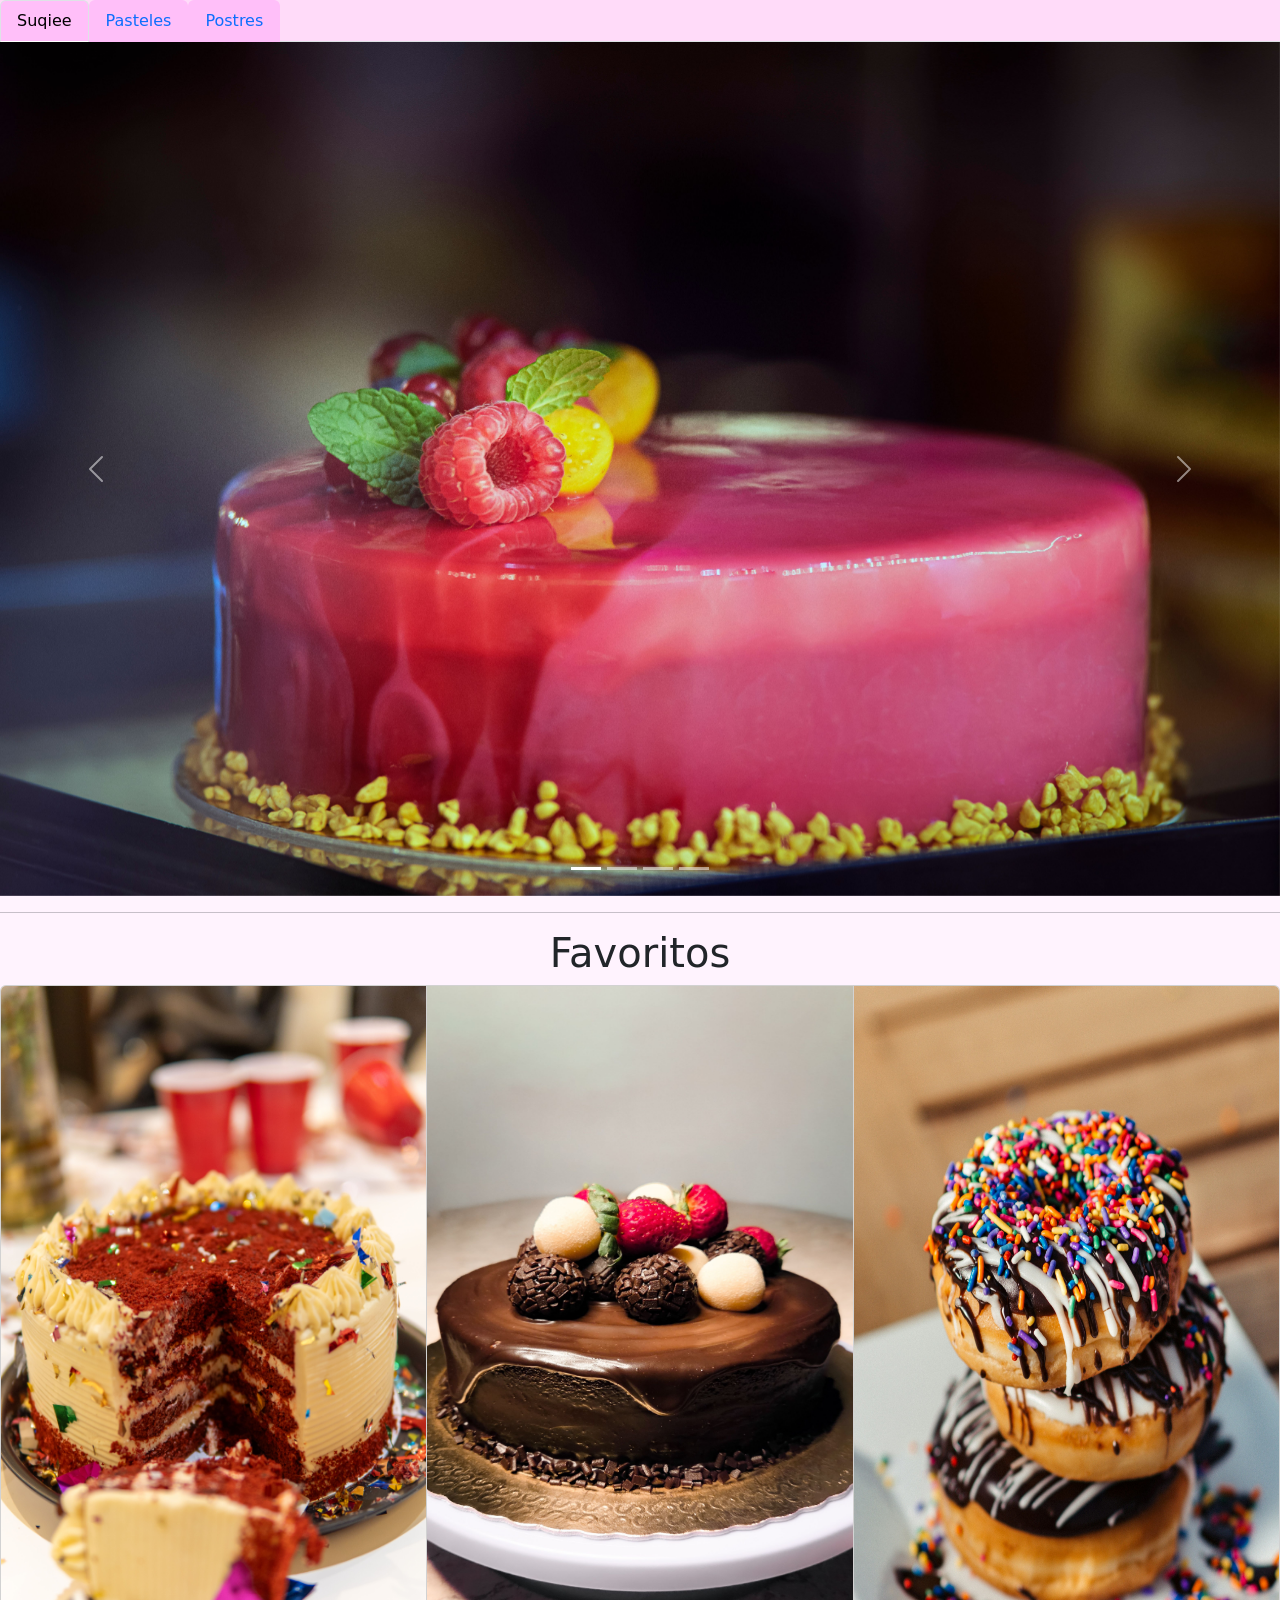
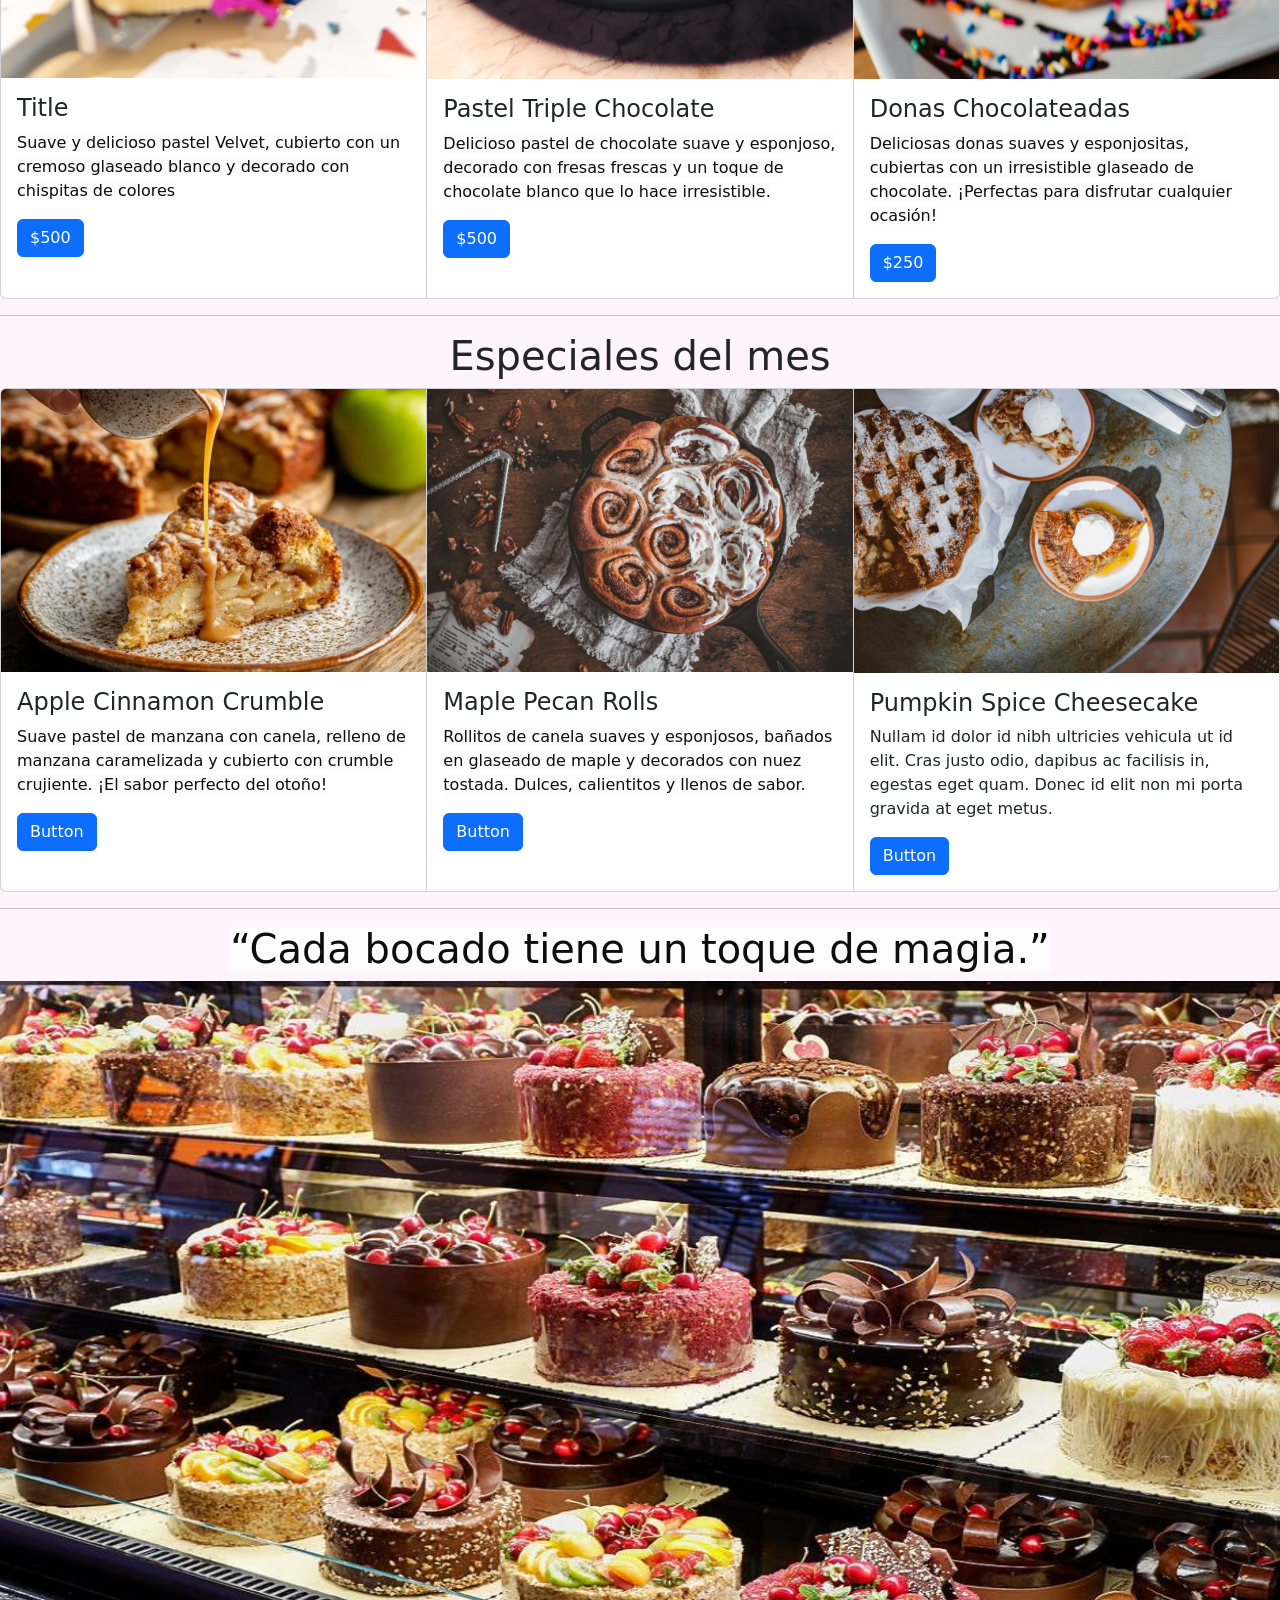
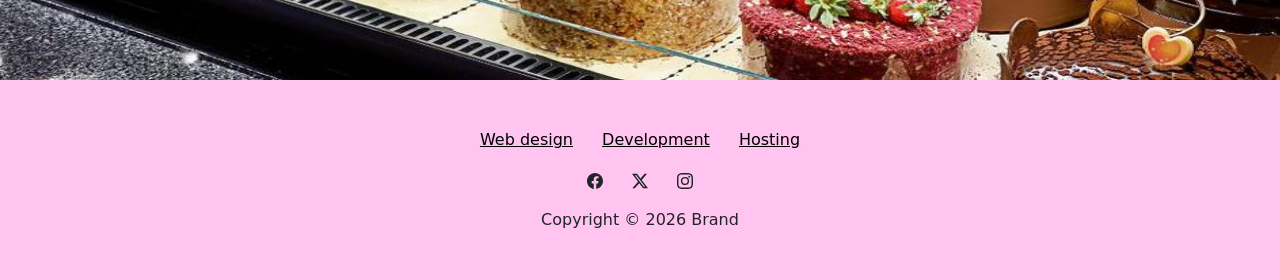
<file: index.html>
<!DOCTYPE html>
<html data-bs-theme="light" lang="en">

<head>
    <meta charset="utf-8">
    <meta name="viewport" content="width=device-width, initial-scale=1.0, shrink-to-fit=no">
    <title>Proyecto pastel</title>
    <link rel="stylesheet" href="assets/bootstrap/css/bootstrap.min.css">
    <link rel="stylesheet" href="assets/css/Footer-Basic-icons.css">
</head>

<body style="background: rgb(255,243,254);">
    <ul class="nav nav-tabs" style="background: #ffdbf9;">
        <li class="nav-item"><a class="nav-link active xdddd" href="index.html" style="background: rgb(255,191,249);">Suqiee</a></li>
        <li class="nav-item"><a class="nav-link" href="Pasteles.html" style="background: #ffbff9;">Pasteles</a></li>
        <li class="nav-item"><a class="nav-link" href="Postres.html" style="background: #ffbff9;">Postres</a></li>
    </ul>
    <div class="carousel slide" data-bs-ride="false" id="carousel-1">
        <div class="carousel-inner">
            <div class="carousel-item active"><img class="img-fluid w-100 d-block" width="6914" height="4614" src="assets/img/pexels-piotr-arnoldes-7862031-6783183.jpg" alt="Slide Image"></div>
            <div class="carousel-item"><img class="img-fluid w-100 d-block" width="1920" height="1440" src="assets/img/pixelperfectmom-cake-8233676_1920.jpg" alt="Slide Image"></div>
            <div class="carousel-item"><img class="img-fluid w-100 d-block" width="6538" height="4359" src="assets/img/pexels-karola-g-5706426.jpg" alt="Slide Image"></div>
            <div class="carousel-item"><img class="img-fluid w-100 d-block" width="5472" height="3648" src="assets/img/pexels-nikita-krasnov-5999644-5951564.jpg" alt="Slide Image"></div>
        </div>
        <div><a class="carousel-control-prev" role="button" data-bs-slide="prev" href="#carousel-1"><span class="carousel-control-prev-icon"></span><span class="visually-hidden">Previous</span></a><a class="carousel-control-next" role="button" data-bs-slide="next" href="#carousel-1"><span class="carousel-control-next-icon"></span><span class="visually-hidden">Next</span></a></div>
        <div class="carousel-indicators"><button type="button" data-bs-target="#carousel-1" data-bs-slide-to="0" class="active"></button> <button type="button" data-bs-target="#carousel-1" data-bs-slide-to="1"></button> <button type="button" data-bs-target="#carousel-1" data-bs-slide-to="2"></button> <button type="button" data-bs-target="#carousel-1" data-bs-slide-to="3"></button></div>
    </div>
    <hr>
    <h1 style="text-align: center;">Favoritos</h1>
    <div class="card-group">
        <div class="card"><img class="card-img-top w-100 d-block" src="assets/img/pexels-israyosoy-30877396.jpg" style="width: 100%;" width="463" height="692">
            <div class="card-body">
                <h4 class="card-title">Title</h4>
                <p class="card-text"><span style="color: rgb(13, 13, 13); background-color: rgb(252, 252, 252);">Suave y delicioso pastel Velvet, cubierto con un cremoso glaseado blanco y decorado con chispitas de colores</span></p><button class="btn btn-primary xdlol" type="button">$500</button>
            </div>
        </div>
        <div class="card"><img class="card-img-top w-100 d-block fotopastel" src="assets/img/pexels-giovanna-kamimura-399616174-34802628.jpg" width="396" height="693">
            <div class="card-body">
                <h4 class="card-title">Pastel Triple Chocolate</h4>
                <p class="card-text"><span style="color: rgb(13, 13, 13); background-color: rgb(252, 252, 252);">Delicioso pastel de chocolate suave y esponjoso, decorado con fresas frescas y un toque de chocolate blanco que lo hace irresistible.</span></p><button class="btn btn-primary xdlol" type="button">$500</button>
            </div>
        </div>
        <div class="card"><img class="card-img-top w-100 d-block" src="assets/img/kobby-mendez-q54Oxq44MZs-unsplash.jpg" width="396" height="693">
            <div class="card-body">
                <h4 class="card-title">Donas Chocolateadas</h4>
                <p class="card-text"><span style="color: rgb(13, 13, 13); background-color: rgb(252, 252, 252);">Deliciosas donas suaves y esponjositas, cubiertas con un irresistible glaseado de chocolate. ¡Perfectas para disfrutar cualquier ocasión!</span></p><button class="btn btn-primary xdlol" type="button">$250</button>
            </div>
        </div>
    </div>
    <hr>
    <h1 style="text-align: center;">Especiales del mes</h1>
    <div class="card-group">
        <div class="card"><img class="img-fluid card-img-top w-100 d-block" width="758" height="505" src="assets/img/gateau-aux-pommes-et-streusel-1-758x505.webp">
            <div class="card-body">
                <h4 class="card-title">Apple Cinnamon Crumble</h4>
                <p class="card-text"><span style="color: rgb(13, 13, 13); background-color: rgb(252, 252, 252);">Suave pastel de manzana con canela, relleno de manzana caramelizada y cubierto con crumble crujiente. ¡El sabor perfecto del otoño!</span></p><button class="btn btn-primary xdlol" type="button">Button</button>
            </div>
        </div>
        <div class="card"><img class="img-fluid card-img-top w-100 d-block" width="2000" height="1333" src="assets/img/amoretti-7-1.webp">
            <div class="card-body">
                <h4 class="card-title">Maple Pecan Rolls</h4>
                <p class="card-text"><span style="color: rgb(13, 13, 13); background-color: rgb(252, 252, 252);">Rollitos de canela suaves y esponjosos, bañados en glaseado de maple y decorados con nuez tostada. Dulces, calientitos y llenos de sabor.</span></p><button class="btn btn-primary xdlol" type="button">Button</button>
            </div>
        </div>
        <div class="card"><img class="img-fluid card-img-top w-100 d-block" width="1080" height="720" src="assets/img/pexels-roman-odintsov-5837094.webp">
            <div class="card-body">
                <h4 class="card-title">Pumpkin Spice Cheesecake</h4>
                <p class="card-text">Nullam id dolor id nibh ultricies vehicula ut id elit. Cras justo odio, dapibus ac facilisis in, egestas eget quam. Donec id elit non mi porta gravida at eget metus.</p><button class="btn btn-primary xdlol" type="button">Button</button>
            </div>
        </div>
    </div>
    <hr>
    <h1 class="text-center"><span style="color: rgb(13, 13, 13); background-color: rgb(252, 252, 252);">“Cada bocado tiene un toque de magia.”</span></h1><img width="1389" height="699" src="assets/img/PASTELERIAS.jpg">
    <footer class="text-center" data-bs-theme="light" style="background: rgb(255,196,239);">
        <div class="container py-4 py-lg-5">
            <ul class="list-inline">
                <li class="list-inline-item me-4"><a class="link-body-emphasis" href="https://www.suqiee.com.mx/">Web design</a></li>
                <li class="list-inline-item me-4"><a class="link-body-emphasis" href="#">Development</a></li>
                <li class="list-inline-item"><a class="link-body-emphasis" href="https://www.google.com/maps/place/Suqi%C3%A9e+Reposter%C3%ADa+-+Pasteler%C3%ADa+La+Verbena/@29.0649028,-110.9903726,17z/data=!3m1!4b1!4m6!3m5!1s0x86ce85d7edb10127:0x260e50c2646f0c1b!8m2!3d29.0649028!4d-110.9903726!16s%2Fg%2F11fnqgpd_s?entry=ttu&amp;g_ep=EgoyMDI2MTEyMy4wIKXMDSoASAFQAw%3D%3D">Hosting</a></li>
            </ul>
            <ul class="list-inline">
                <li class="list-inline-item me-4"><a href="#"><svg class="bi bi-facebook text-body" xmlns="http://www.w3.org/2000/svg" width="1em" height="1em" fill="currentColor" viewBox="0 0 16 16">
                            <path d="M16 8.049c0-4.446-3.582-8.05-8-8.05C3.58 0-.002 3.603-.002 8.05c0 4.017 2.926 7.347 6.75 7.951v-5.625h-2.03V8.05H6.75V6.275c0-2.017 1.195-3.131 3.022-3.131.876 0 1.791.157 1.791.157v1.98h-1.009c-.993 0-1.303.621-1.303 1.258v1.51h2.218l-.354 2.326H9.25V16c3.824-.604 6.75-3.934 6.75-7.951"></path>
                        </svg></a></li>
                <li class="list-inline-item me-4"><a href="#"><svg class="bi bi-twitter-x text-body" xmlns="http://www.w3.org/2000/svg" width="1em" height="1em" fill="currentColor" viewBox="0 0 16 16">
                            <path d="M12.6.75h2.454l-5.36 6.142L16 15.25h-4.937l-3.867-5.07-4.425 5.07H.316l5.733-6.57L0 .75h5.063l3.495 4.633L12.601.75Zm-.86 13.028h1.36L4.323 2.145H2.865l8.875 11.633Z"></path>
                        </svg></a></li>
                <li class="list-inline-item"><a href="#"><svg class="bi bi-instagram text-body" xmlns="http://www.w3.org/2000/svg" width="1em" height="1em" fill="currentColor" viewBox="0 0 16 16">
                            <path d="M8 0C5.829 0 5.556.01 4.703.048 3.85.088 3.269.222 2.76.42a3.917 3.917 0 0 0-1.417.923A3.927 3.927 0 0 0 .42 2.76C.222 3.268.087 3.85.048 4.7.01 5.555 0 5.827 0 8.001c0 2.172.01 2.444.048 3.297.04.852.174 1.433.372 1.942.205.526.478.972.923 1.417.444.445.89.719 1.416.923.51.198 1.09.333 1.942.372C5.555 15.99 5.827 16 8 16s2.444-.01 3.298-.048c.851-.04 1.434-.174 1.943-.372a3.916 3.916 0 0 0 1.416-.923c.445-.445.718-.891.923-1.417.197-.509.332-1.09.372-1.942C15.99 10.445 16 10.173 16 8s-.01-2.445-.048-3.299c-.04-.851-.175-1.433-.372-1.941a3.926 3.926 0 0 0-.923-1.417A3.911 3.911 0 0 0 13.24.42c-.51-.198-1.092-.333-1.943-.372C10.443.01 10.172 0 7.998 0h.003zm-.717 1.442h.718c2.136 0 2.389.007 3.232.046.78.035 1.204.166 1.486.275.373.145.64.319.92.599.28.28.453.546.598.92.11.281.24.705.275 1.485.039.843.047 1.096.047 3.231s-.008 2.389-.047 3.232c-.035.78-.166 1.203-.275 1.485a2.47 2.47 0 0 1-.599.919c-.28.28-.546.453-.92.598-.28.11-.704.24-1.485.276-.843.038-1.096.047-3.232.047s-2.39-.009-3.233-.047c-.78-.036-1.203-.166-1.485-.276a2.478 2.478 0 0 1-.92-.598 2.48 2.48 0 0 1-.6-.92c-.109-.281-.24-.705-.275-1.485-.038-.843-.046-1.096-.046-3.233 0-2.136.008-2.388.046-3.231.036-.78.166-1.204.276-1.486.145-.373.319-.64.599-.92.28-.28.546-.453.92-.598.282-.11.705-.24 1.485-.276.738-.034 1.024-.044 2.515-.045v.002zm4.988 1.328a.96.96 0 1 0 0 1.92.96.96 0 0 0 0-1.92zm-4.27 1.122a4.109 4.109 0 1 0 0 8.217 4.109 4.109 0 0 0 0-8.217zm0 1.441a2.667 2.667 0 1 1 0 5.334 2.667 2.667 0 0 1 0-5.334"></path>
                        </svg></a></li>
            </ul>
            <p class="text-body mb-0">Copyright © 2026 Brand</p>
        </div>
    </footer>
    <script src="assets/bootstrap/js/bootstrap.min.js"></script>
</body>

</html>
</file>
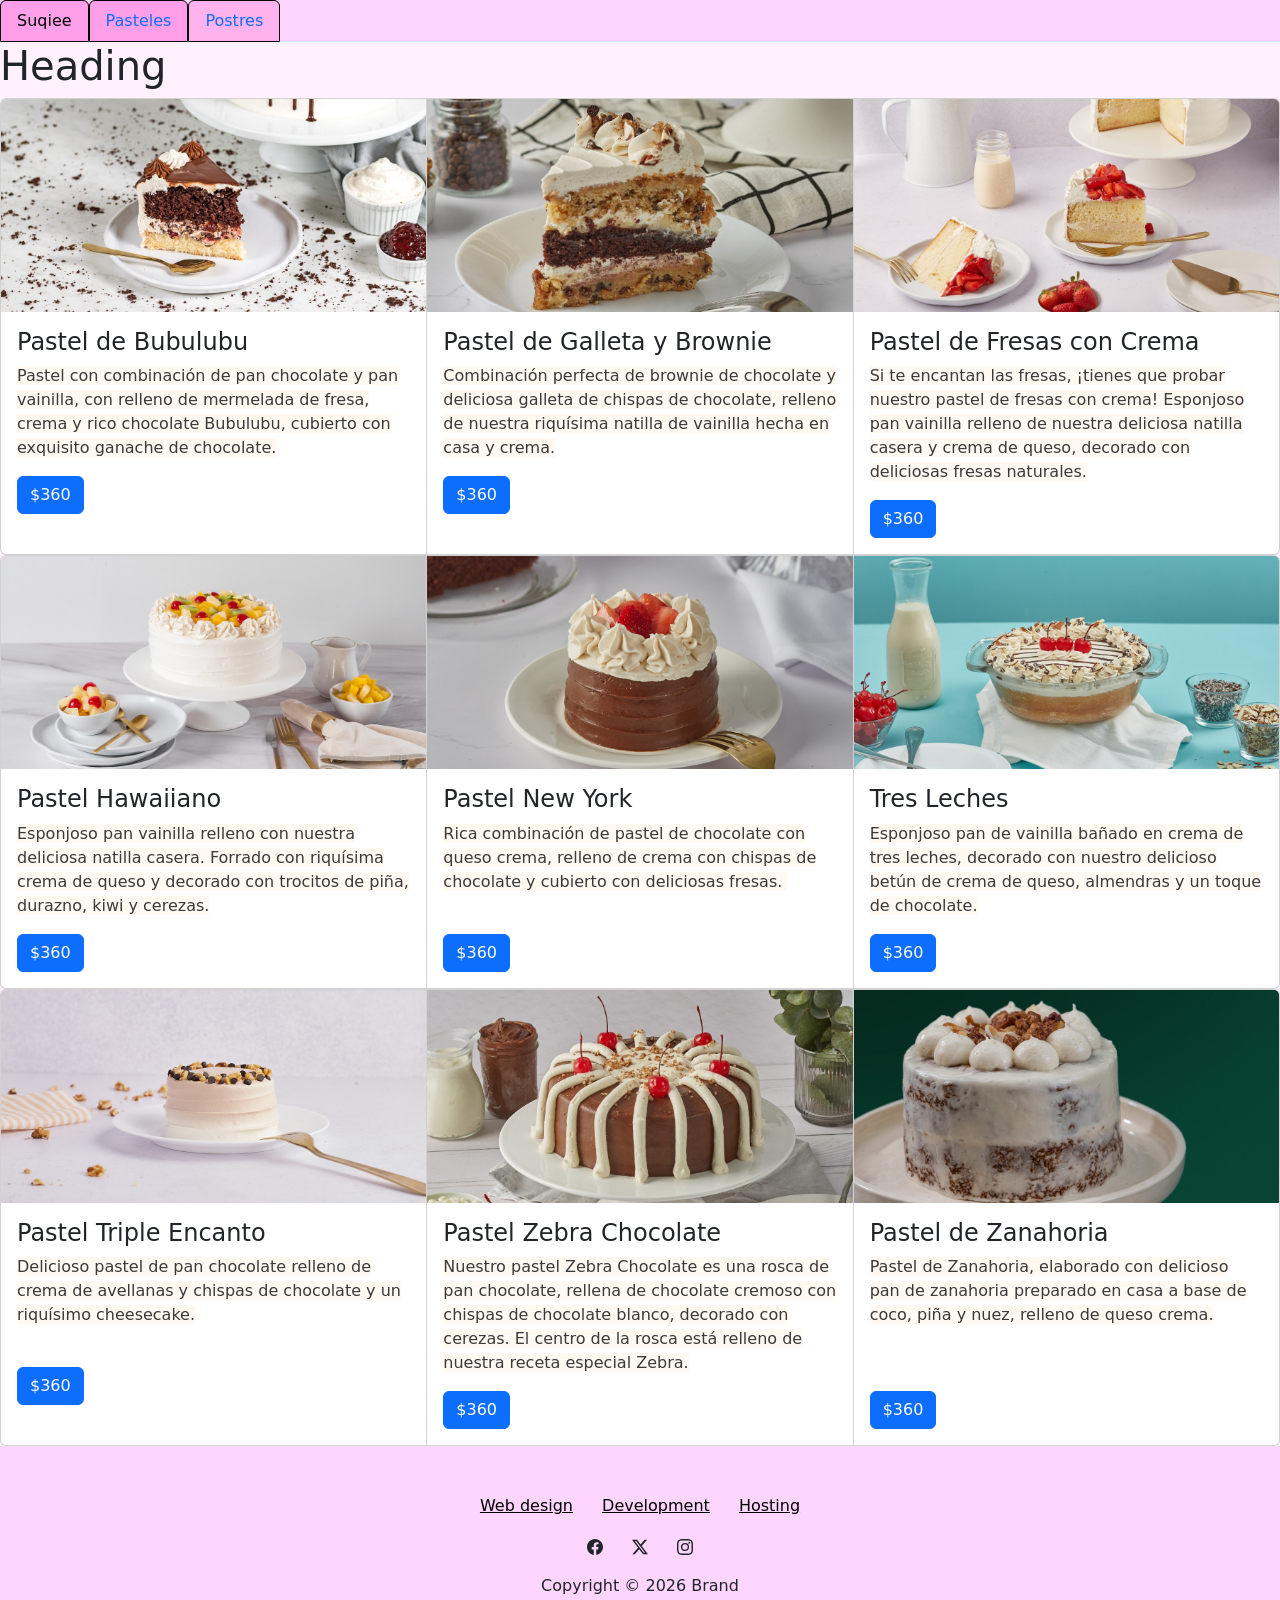
<file: Pasteles.html>
<!DOCTYPE html>
<html data-bs-theme="light" lang="en">

<head>
    <meta charset="utf-8">
    <meta name="viewport" content="width=device-width, initial-scale=1.0, shrink-to-fit=no">
    <title>Proyecto pastel</title>
    <link rel="stylesheet" href="assets/bootstrap/css/bootstrap.min.css">
    <link rel="stylesheet" href="assets/css/Footer-Basic-icons.css">
</head>

<body style="background: rgb(255,242,254);">
    <ul class="nav nav-tabs text-dark uwu" style="background: #fed5ff;">
        <li class="nav-item"><a class="nav-link active uwu" href="index.html" style="background: rgb(255,159,234);border-color: rgb(0, 0, 0);border-top-color: rgb(0,;border-right-color: 0,;border-bottom-color: 0);border-left-color: 0,;">Suqiee</a></li>
        <li class="nav-item"><a class="nav-link" href="Pasteles.html" style="background: #ff9fea;border-color: #000000;">Pasteles</a></li>
        <li class="nav-item"><a class="nav-link" href="Postres.html" style="background: #ffb2ee;border-color: #000000;">Postres</a></li>
    </ul>
    <h1>Heading</h1>
    <div class="card-group">
        <div class="card"><img class="img-fluid card-img-top w-100 d-block" width="1200" height="600" src="assets/img/web-pastel-bubulubu-2-1200x600.jpg">
            <div class="card-body">
                <h4 class="card-title">Pastel de Bubulubu</h4>
                <p class="card-text"><span style="color: rgb(58, 58, 58); background-color: rgb(255, 249, 242);">Pastel con combinación de pan chocolate y pan vainilla, con relleno de mermelada de fresa, crema y rico chocolate Bubulubu, cubierto con exquisito ganache de chocolate.</span></p><button class="btn btn-primary xdlol" type="button">$360</button>
            </div>
        </div>
        <div class="card"><img class="img-fluid card-img-top w-100 d-block" width="1200" height="600" src="assets/img/web-pastel-cookie-brownie-4-1200x600.jpg">
            <div class="card-body">
                <h4 class="card-title">Pastel de Galleta y Brownie</h4>
                <p class="card-text"><span style="color: rgb(58, 58, 58); background-color: rgb(255, 249, 242);">Combinación perfecta de brownie de chocolate y deliciosa galleta de chispas de chocolate, relleno de nuestra riquísima natilla de vainilla hecha en casa y crema.</span></p><button class="btn btn-primary xdlol" type="button"><span style="background-color: rgb(13, 110, 253);">$360</span></button>
            </div>
        </div>
        <div class="card"><img class="img-fluid card-img-top w-100 d-block" width="1200" height="600" src="assets/img/web-pastel-de-fresas-con-crema-1-1200x600.jpg">
            <div class="card-body">
                <h4 class="card-title">Pastel de Fresas con Crema</h4>
                <p class="card-text"><span style="color: rgb(58, 58, 58); background-color: rgb(255, 249, 242);">Si te encantan las fresas, ¡tienes que probar nuestro pastel de fresas con crema! Esponjoso pan vainilla relleno de nuestra deliciosa natilla casera y crema de queso, decorado con deliciosas fresas naturales.</span></p><button class="btn btn-primary xdlol" type="button"><span style="background-color: rgb(13, 110, 253);">$360</span></button>
            </div>
        </div>
    </div>
    <div class="card-group">
        <div class="card"><img class="img-fluid card-img-top w-100 d-block" width="1200" height="600" src="assets/img/web-pastel-hawaiano-2-1200x600.jpg">
            <div class="card-body">
                <h4 class="card-title">Pastel Hawaiiano</h4>
                <p class="card-text"><span style="color: rgb(58, 58, 58); background-color: rgb(255, 249, 242);">Esponjoso pan vainilla relleno con nuestra deliciosa natilla casera. Forrado con riquísima crema de queso y decorado con trocitos de piña, durazno, kiwi y cerezas.</span></p><button class="btn btn-primary xdlol" type="button"><span style="background-color: rgb(13, 110, 253);">$360</span></button>
            </div>
        </div>
        <div class="card"><img class="img-fluid card-img-top w-100 d-block" width="1200" height="600" src="assets/img/web-pastel-new-york-1-1200x600.jpg">
            <div class="card-body">
                <h4 class="card-title">Pastel New York</h4>
                <p class="card-text"><span style="color: rgb(58, 58, 58); background-color: rgb(255, 249, 242);">Rica combinación de pastel de chocolate con queso crema, relleno de crema con chispas de chocolate y cubierto con deliciosas fresas.&nbsp;</span><br><br></p><button class="btn btn-primary xdlol" type="button"><span style="background-color: rgb(13, 110, 253);">$360</span></button>
            </div>
        </div>
        <div class="card"><img class="img-fluid card-img-top w-100 d-block" width="1200" height="600" src="assets/img/web-pastel-tres-leches-vainilla-6-1200x600.jpg">
            <div class="card-body">
                <h4 class="card-title">Tres Leches</h4>
                <p class="card-text"><span style="color: rgb(58, 58, 58); background-color: rgb(255, 249, 242);">Esponjoso pan de vainilla bañado en crema de tres leches, decorado con nuestro delicioso betún de crema de queso, almendras y un toque de chocolate.</span></p><button class="btn btn-primary xdlol" type="button"><span style="background-color: rgb(13, 110, 253);">$360</span></button>
            </div>
        </div>
    </div>
    <div class="card-group">
        <div class="card"><img class="img-fluid card-img-top w-100 d-block" width="1200" height="600" src="assets/img/web-pastel-triple-encanto-4-1200x600.jpg">
            <div class="card-body">
                <h4 class="card-title">Pastel Triple Encanto</h4>
                <p class="card-text"><span style="color: rgb(58, 58, 58); background-color: rgb(255, 249, 242);">Delicioso pastel de pan chocolate relleno de crema de avellanas y chispas de chocolate y un riquísimo cheesecake.</span><br><br></p><button class="btn btn-primary xdlol" type="button"><span style="background-color: rgb(13, 110, 253);">$360</span></button>
            </div>
        </div>
        <div class="card"><img class="img-fluid card-img-top w-100 d-block" width="1200" height="600" src="assets/img/web-pastel-zebra-chocolate-5-1200x600.jpg">
            <div class="card-body">
                <h4 class="card-title">Pastel Zebra Chocolate</h4>
                <p class="card-text"><span style="color: rgb(58, 58, 58); background-color: rgb(255, 249, 242);">Nuestro pastel Zebra Chocolate es una rosca de pan chocolate, rellena de chocolate cremoso con chispas de chocolate blanco, decorado con cerezas. El centro de la rosca está relleno de nuestra receta especial Zebra.</span></p><button class="btn btn-primary xdlol" type="button"><span style="background-color: rgb(13, 110, 253);">$360</span></button>
            </div>
        </div>
        <div class="card"><img class="img-fluid card-img-top w-100 d-block" width="1200" height="600" src="assets/img/web-suqiee-reposteria-pastel-de-zanahoria-2-1200x600.jpg">
            <div class="card-body">
                <h4 class="card-title">Pastel de Zanahoria</h4>
                <p class="card-text"><span style="color: rgb(58, 58, 58); background-color: rgb(255, 249, 242);">Pastel de Zanahoria, elaborado con delicioso pan de zanahoria preparado en casa a base de coco, piña y nuez, relleno de queso crema.</span><br><br><br></p><button class="btn btn-primary xdlol" type="button"><span style="background-color: rgb(13, 110, 253);">$360</span></button>
            </div>
        </div>
    </div>
    <footer class="text-center" data-bs-theme="light" style="background: #fed5ff;">
        <div class="container py-4 py-lg-5">
            <ul class="list-inline">
                <li class="list-inline-item me-4"><a class="link-body-emphasis" href="#">Web design</a></li>
                <li class="list-inline-item me-4"><a class="link-body-emphasis" href="#">Development</a></li>
                <li class="list-inline-item"><a class="link-body-emphasis" href="#">Hosting</a></li>
            </ul>
            <ul class="list-inline">
                <li class="list-inline-item me-4"><a href="#"><svg class="bi bi-facebook text-body" xmlns="http://www.w3.org/2000/svg" width="1em" height="1em" fill="currentColor" viewBox="0 0 16 16">
                            <path d="M16 8.049c0-4.446-3.582-8.05-8-8.05C3.58 0-.002 3.603-.002 8.05c0 4.017 2.926 7.347 6.75 7.951v-5.625h-2.03V8.05H6.75V6.275c0-2.017 1.195-3.131 3.022-3.131.876 0 1.791.157 1.791.157v1.98h-1.009c-.993 0-1.303.621-1.303 1.258v1.51h2.218l-.354 2.326H9.25V16c3.824-.604 6.75-3.934 6.75-7.951"></path>
                        </svg></a></li>
                <li class="list-inline-item me-4"><a href="#"><svg class="bi bi-twitter-x text-body" xmlns="http://www.w3.org/2000/svg" width="1em" height="1em" fill="currentColor" viewBox="0 0 16 16">
                            <path d="M12.6.75h2.454l-5.36 6.142L16 15.25h-4.937l-3.867-5.07-4.425 5.07H.316l5.733-6.57L0 .75h5.063l3.495 4.633L12.601.75Zm-.86 13.028h1.36L4.323 2.145H2.865l8.875 11.633Z"></path>
                        </svg></a></li>
                <li class="list-inline-item"><a href="#"><svg class="bi bi-instagram text-body" xmlns="http://www.w3.org/2000/svg" width="1em" height="1em" fill="currentColor" viewBox="0 0 16 16">
                            <path d="M8 0C5.829 0 5.556.01 4.703.048 3.85.088 3.269.222 2.76.42a3.917 3.917 0 0 0-1.417.923A3.927 3.927 0 0 0 .42 2.76C.222 3.268.087 3.85.048 4.7.01 5.555 0 5.827 0 8.001c0 2.172.01 2.444.048 3.297.04.852.174 1.433.372 1.942.205.526.478.972.923 1.417.444.445.89.719 1.416.923.51.198 1.09.333 1.942.372C5.555 15.99 5.827 16 8 16s2.444-.01 3.298-.048c.851-.04 1.434-.174 1.943-.372a3.916 3.916 0 0 0 1.416-.923c.445-.445.718-.891.923-1.417.197-.509.332-1.09.372-1.942C15.99 10.445 16 10.173 16 8s-.01-2.445-.048-3.299c-.04-.851-.175-1.433-.372-1.941a3.926 3.926 0 0 0-.923-1.417A3.911 3.911 0 0 0 13.24.42c-.51-.198-1.092-.333-1.943-.372C10.443.01 10.172 0 7.998 0h.003zm-.717 1.442h.718c2.136 0 2.389.007 3.232.046.78.035 1.204.166 1.486.275.373.145.64.319.92.599.28.28.453.546.598.92.11.281.24.705.275 1.485.039.843.047 1.096.047 3.231s-.008 2.389-.047 3.232c-.035.78-.166 1.203-.275 1.485a2.47 2.47 0 0 1-.599.919c-.28.28-.546.453-.92.598-.28.11-.704.24-1.485.276-.843.038-1.096.047-3.232.047s-2.39-.009-3.233-.047c-.78-.036-1.203-.166-1.485-.276a2.478 2.478 0 0 1-.92-.598 2.48 2.48 0 0 1-.6-.92c-.109-.281-.24-.705-.275-1.485-.038-.843-.046-1.096-.046-3.233 0-2.136.008-2.388.046-3.231.036-.78.166-1.204.276-1.486.145-.373.319-.64.599-.92.28-.28.546-.453.92-.598.282-.11.705-.24 1.485-.276.738-.034 1.024-.044 2.515-.045v.002zm4.988 1.328a.96.96 0 1 0 0 1.92.96.96 0 0 0 0-1.92zm-4.27 1.122a4.109 4.109 0 1 0 0 8.217 4.109 4.109 0 0 0 0-8.217zm0 1.441a2.667 2.667 0 1 1 0 5.334 2.667 2.667 0 0 1 0-5.334"></path>
                        </svg></a></li>
            </ul>
            <p class="text-body mb-0">Copyright © 2026 Brand</p>
        </div>
    </footer>
    <script src="assets/bootstrap/js/bootstrap.min.js"></script>
</body>

</html>
</file>
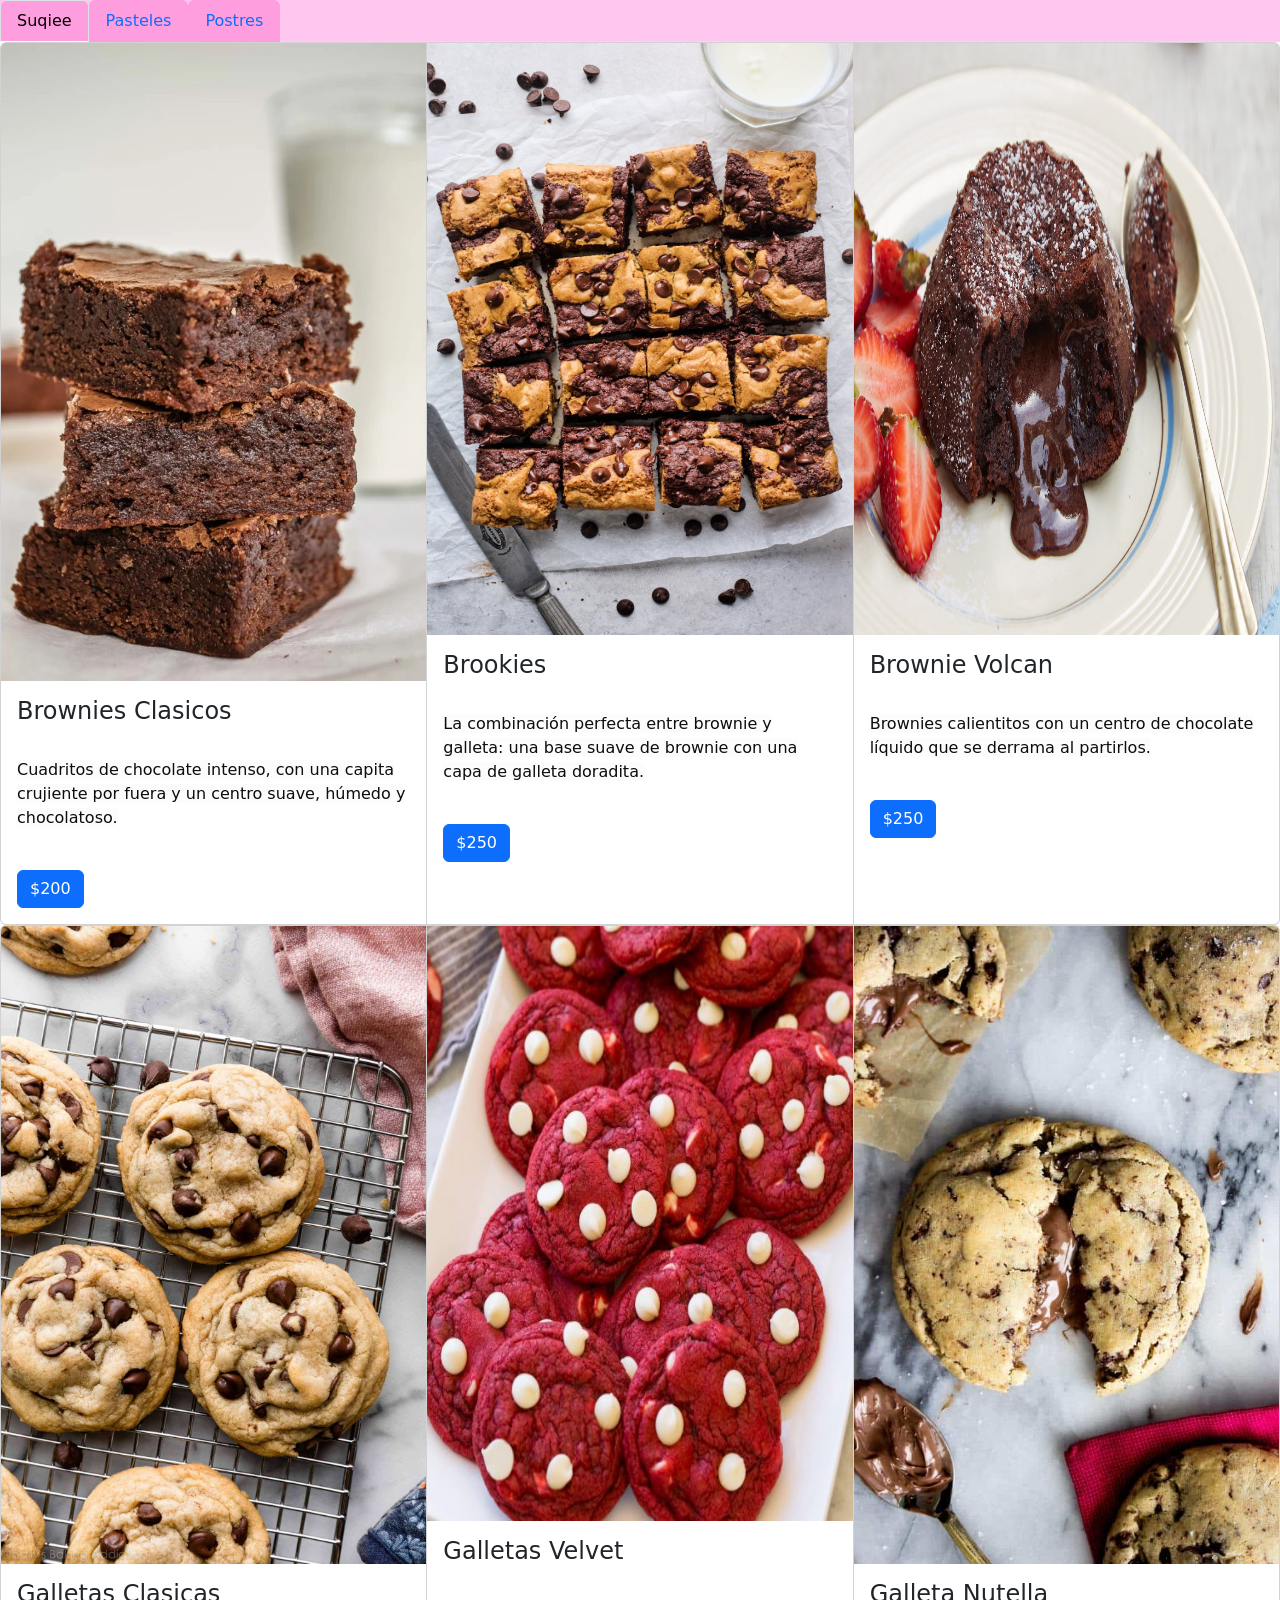
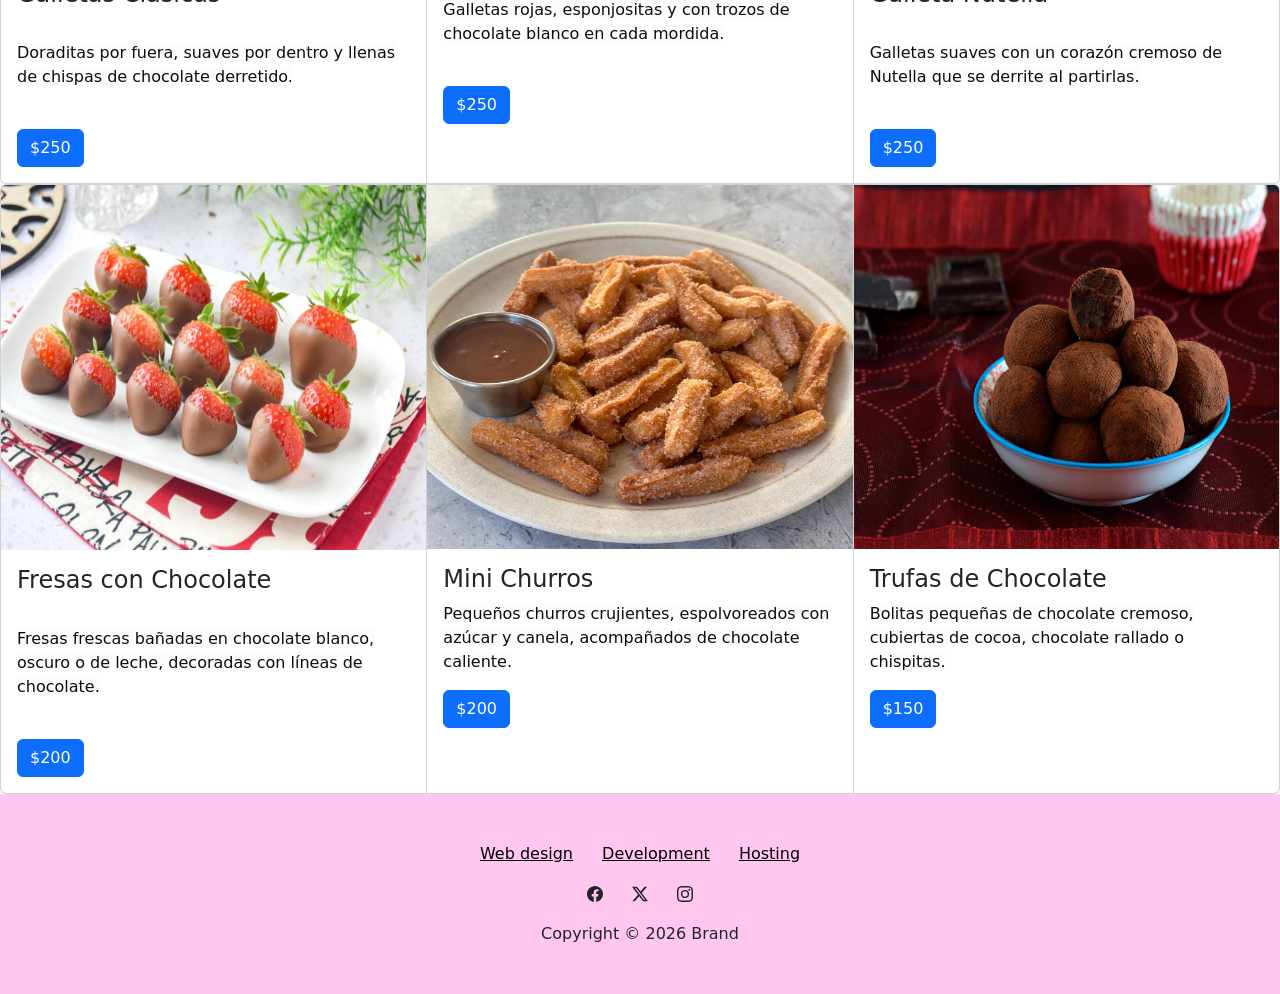
<file: Postres.html>
<!DOCTYPE html>
<html data-bs-theme="light" lang="en">

<head>
    <meta charset="utf-8">
    <meta name="viewport" content="width=device-width, initial-scale=1.0, shrink-to-fit=no">
    <title>Proyecto pastel</title>
    <link rel="stylesheet" href="assets/bootstrap/css/bootstrap.min.css">
    <link rel="stylesheet" href="assets/css/Footer-Basic-icons.css">
</head>

<body>
    <ul class="nav nav-tabs" style="background: #ffc7ef;">
        <li class="nav-item"><a class="nav-link active" href="index.html" style="background: rgb(255,158,222);">Suqiee</a></li>
        <li class="nav-item"><a class="nav-link" href="Pasteles.html" style="background: #ff9ede;">Pasteles</a></li>
        <li class="nav-item"><a class="nav-link" href="Postres.html" style="background: #ff9ede;">Postres</a></li>
    </ul>
    <div class="card-group">
        <div class="card"><img class="img-fluid card-img-top w-100 d-block" width="584" height="876" src="assets/img/dsc_0953.webp">
            <div class="card-body">
                <h4 class="card-title">Brownies Clasicos</h4>
                <p class="card-text"><br><span style="color: rgb(13, 13, 13); background-color: rgb(252, 252, 252);">Cuadritos de chocolate intenso, con una capita crujiente por fuera y un centro suave, húmedo y chocolatoso.</span><br><br></p><button class="btn btn-primary" type="button">$200</button>
            </div>
        </div>
        <div class="card"><img class="card-img-top w-100 d-block" src="assets/img/2023_12_01_homemade_chocolate_chip_brookies_2.jpg" width="396" height="592">
            <div class="card-body">
                <h4 class="card-title">Brookies</h4>
                <p class="card-text"><br><span style="color: rgb(13, 13, 13); background-color: rgb(252, 252, 252);">La combinación perfecta entre brownie y galleta: una base suave de brownie con una capa de galleta doradita.</span><br><br></p><button class="btn btn-primary" type="button">$250</button>
            </div>
        </div>
        <div class="card"><img class="card-img-top w-100 d-block" src="assets/img/c880c5651a6e82065962cf3bc20efaef.avif" width="396" height="592">
            <div class="card-body">
                <h4 class="card-title">Brownie Volcan</h4>
                <p class="card-text"><br><span style="color: rgb(13, 13, 13); background-color: rgb(252, 252, 252);">Brownies calientitos con un centro de chocolate líquido que se derrama al partirlos.</span><br><br></p><button class="btn btn-primary" type="button">$250</button>
            </div>
        </div>
    </div>
    <div class="card-group">
        <div class="card"><img class="img-fluid card-img-top w-100 d-block" width="1200" height="1800" src="assets/img/classic-chocolate-chip-cookies.jpg">
            <div class="card-body">
                <h4 class="card-title">Galletas Clasicas</h4>
                <p class="card-text"><br><span style="color: rgb(13, 13, 13); background-color: rgb(252, 252, 252);">Doraditas por fuera, suaves por dentro y llenas de chispas de chocolate derretido.</span><br><br></p><button class="btn btn-primary" type="button">$250</button>
            </div>
        </div>
        <div class="card"><img class="card-img-top w-100 d-block" src="assets/img/red-velvet-cookies-8-pp09b7fsq3zb2uamd1dzoopbd2qzjy1327ffxiohds.jpeg" width="396" height="595">
            <div class="card-body">
                <h4 class="card-title">Galletas Velvet</h4>
                <p class="card-text"><br><span style="color: rgb(13, 13, 13); background-color: rgb(252, 252, 252);">Galletas rojas, esponjositas y con trozos de chocolate blanco en cada mordida.</span><br><br></p><button class="btn btn-primary" type="button">$250</button>
            </div>
        </div>
        <div class="card"><img class="img-fluid card-img-top w-100 d-block" width="665" height="998" src="assets/img/nutella-stuffed-cookies-1-of-1-8.jpg">
            <div class="card-body">
                <h4 class="card-title">Galleta Nutella</h4>
                <p class="card-text"><br><span style="color: rgb(13, 13, 13); background-color: rgb(252, 252, 252);">Galletas suaves con un corazón cremoso de Nutella que se derrite al partirlas.</span><br><br></p><button class="btn btn-primary" type="button">$250</button>
            </div>
        </div>
    </div>
    <div class="card-group">
        <div class="card"><img class="card-img-top w-100 d-block" src="assets/img/fresas-con-chocolate.jpg" width="396" height="365">
            <div class="card-body">
                <h4 class="card-title">Fresas con Chocolate</h4>
                <p class="card-text"><br><span style="color: rgb(13, 13, 13); background-color: rgb(252, 252, 252);">Fresas frescas bañadas en chocolate blanco, oscuro o de leche, decoradas con líneas de chocolate.</span><br><br></p><button class="btn btn-primary" type="button">$200</button>
            </div>
        </div>
        <div class="card"><img class="card-img-top w-100 d-block" src="assets/img/churros-11.webp" width="396" height="364">
            <div class="card-body">
                <h4 class="card-title">Mini Churros</h4>
                <p class="card-text"><span style="color: rgb(13, 13, 13); background-color: rgb(252, 252, 252);">Pequeños churros crujientes, espolvoreados con azúcar y canela, acompañados de chocolate caliente.</span></p><button class="btn btn-primary" type="button">$200</button>
            </div>
        </div>
        <div class="card"><img class="card-img-top w-100 d-block" src="assets/img/1200_900.jpg" width="396" height="364">
            <div class="card-body">
                <h4 class="card-title">Trufas de Chocolate</h4>
                <p class="card-text"><span style="color: rgb(13, 13, 13); background-color: rgb(252, 252, 252);">Bolitas pequeñas de chocolate cremoso, cubiertas de cocoa, chocolate rallado o chispitas.</span></p><button class="btn btn-primary" type="button">$150</button>
            </div>
        </div>
    </div>
    <footer class="text-center" data-bs-theme="light" style="background: rgb(255,199,239);">
        <div class="container py-4 py-lg-5">
            <ul class="list-inline">
                <li class="list-inline-item me-4"><a class="link-body-emphasis">Web design</a></li>
                <li class="list-inline-item me-4"><a class="link-body-emphasis" href="#">Development</a></li>
                <li class="list-inline-item"><a class="link-body-emphasis" href="#">Hosting</a></li>
            </ul>
            <ul class="list-inline">
                <li class="list-inline-item me-4"><a href="#"><svg class="bi bi-facebook text-body" xmlns="http://www.w3.org/2000/svg" width="1em" height="1em" fill="currentColor" viewBox="0 0 16 16">
                            <path d="M16 8.049c0-4.446-3.582-8.05-8-8.05C3.58 0-.002 3.603-.002 8.05c0 4.017 2.926 7.347 6.75 7.951v-5.625h-2.03V8.05H6.75V6.275c0-2.017 1.195-3.131 3.022-3.131.876 0 1.791.157 1.791.157v1.98h-1.009c-.993 0-1.303.621-1.303 1.258v1.51h2.218l-.354 2.326H9.25V16c3.824-.604 6.75-3.934 6.75-7.951"></path>
                        </svg></a></li>
                <li class="list-inline-item me-4"><a href="#"><svg class="bi bi-twitter-x text-body" xmlns="http://www.w3.org/2000/svg" width="1em" height="1em" fill="currentColor" viewBox="0 0 16 16">
                            <path d="M12.6.75h2.454l-5.36 6.142L16 15.25h-4.937l-3.867-5.07-4.425 5.07H.316l5.733-6.57L0 .75h5.063l3.495 4.633L12.601.75Zm-.86 13.028h1.36L4.323 2.145H2.865l8.875 11.633Z"></path>
                        </svg></a></li>
                <li class="list-inline-item"><a href="#"><svg class="bi bi-instagram text-body" xmlns="http://www.w3.org/2000/svg" width="1em" height="1em" fill="currentColor" viewBox="0 0 16 16">
                            <path d="M8 0C5.829 0 5.556.01 4.703.048 3.85.088 3.269.222 2.76.42a3.917 3.917 0 0 0-1.417.923A3.927 3.927 0 0 0 .42 2.76C.222 3.268.087 3.85.048 4.7.01 5.555 0 5.827 0 8.001c0 2.172.01 2.444.048 3.297.04.852.174 1.433.372 1.942.205.526.478.972.923 1.417.444.445.89.719 1.416.923.51.198 1.09.333 1.942.372C5.555 15.99 5.827 16 8 16s2.444-.01 3.298-.048c.851-.04 1.434-.174 1.943-.372a3.916 3.916 0 0 0 1.416-.923c.445-.445.718-.891.923-1.417.197-.509.332-1.09.372-1.942C15.99 10.445 16 10.173 16 8s-.01-2.445-.048-3.299c-.04-.851-.175-1.433-.372-1.941a3.926 3.926 0 0 0-.923-1.417A3.911 3.911 0 0 0 13.24.42c-.51-.198-1.092-.333-1.943-.372C10.443.01 10.172 0 7.998 0h.003zm-.717 1.442h.718c2.136 0 2.389.007 3.232.046.78.035 1.204.166 1.486.275.373.145.64.319.92.599.28.28.453.546.598.92.11.281.24.705.275 1.485.039.843.047 1.096.047 3.231s-.008 2.389-.047 3.232c-.035.78-.166 1.203-.275 1.485a2.47 2.47 0 0 1-.599.919c-.28.28-.546.453-.92.598-.28.11-.704.24-1.485.276-.843.038-1.096.047-3.232.047s-2.39-.009-3.233-.047c-.78-.036-1.203-.166-1.485-.276a2.478 2.478 0 0 1-.92-.598 2.48 2.48 0 0 1-.6-.92c-.109-.281-.24-.705-.275-1.485-.038-.843-.046-1.096-.046-3.233 0-2.136.008-2.388.046-3.231.036-.78.166-1.204.276-1.486.145-.373.319-.64.599-.92.28-.28.546-.453.92-.598.282-.11.705-.24 1.485-.276.738-.034 1.024-.044 2.515-.045v.002zm4.988 1.328a.96.96 0 1 0 0 1.92.96.96 0 0 0 0-1.92zm-4.27 1.122a4.109 4.109 0 1 0 0 8.217 4.109 4.109 0 0 0 0-8.217zm0 1.441a2.667 2.667 0 1 1 0 5.334 2.667 2.667 0 0 1 0-5.334"></path>
                        </svg></a></li>
            </ul>
            <p class="text-body mb-0">Copyright © 2026 Brand</p>
        </div>
    </footer>
    <script src="assets/bootstrap/js/bootstrap.min.js"></script>
</body>

</html>
</file>
<file: assets/css/Footer-Basic-icons.css>
.bs-icon {
  --bs-icon-size: .75rem;
  display: flex;
  flex-shrink: 0;
  justify-content: center;
  align-items: center;
  font-size: var(--bs-icon-size);
  width: calc(var(--bs-icon-size) * 2);
  height: calc(var(--bs-icon-size) * 2);
  color: var(--bs-primary);
}

.bs-icon-xs {
  --bs-icon-size: 1rem;
  width: calc(var(--bs-icon-size) * 1.5);
  height: calc(var(--bs-icon-size) * 1.5);
}

.bs-icon-sm {
  --bs-icon-size: 1rem;
}

.bs-icon-md {
  --bs-icon-size: 1.5rem;
}

.bs-icon-lg {
  --bs-icon-size: 2rem;
}

.bs-icon-xl {
  --bs-icon-size: 2.5rem;
}

.bs-icon.bs-icon-primary {
  color: var(--bs-white);
  background: var(--bs-primary);
}

.bs-icon.bs-icon-primary-light {
  color: var(--bs-primary);
  background: rgba(var(--bs-primary-rgb), .2);
}

.bs-icon.bs-icon-semi-white {
  color: var(--bs-primary);
  background: rgba(255, 255, 255, .5);
}

.bs-icon.bs-icon-rounded {
  border-radius: .5rem;
}

.bs-icon.bs-icon-circle {
  border-radius: 50%;
}

.fotopastel:hover {
  filter: blur(50px);
}

.xdlol:hover {
  background-color: violet;
}
</file>
